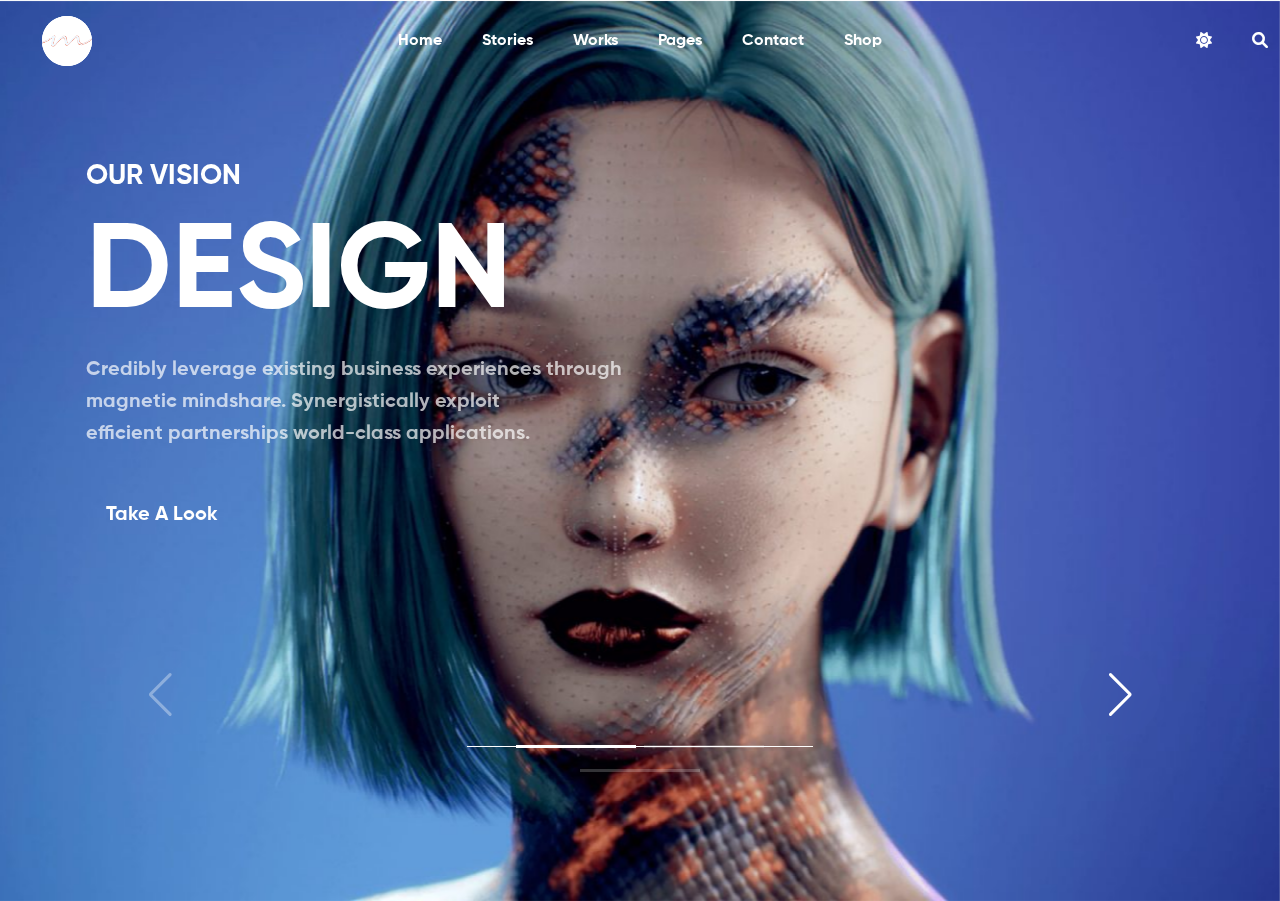
<file: index.html>
<!DOCTYPE html>
<html lang="en">

<head>
    <meta charset="UTF-8">
    <meta http-equiv="X-UA-Compatible" content="IE=edge">
    <meta name="viewport" content="width=device-width, initial-scale=1.0">
    <!-- Custom Css -->
    <link rel="stylesheet" href="./assets/css/style.css">
    <!-- Bootstrap Css-->
    <link rel="stylesheet" href="./assets/css/bootstrap.min.css">
    <!-- swiper slider -->
    <link rel="stylesheet" href="./assets/css/swiper-bundle.css">
    <!-- wow css -->
    <link rel="stylesheet" href="./assets/css/wow.css">
    <!-- fontawesome cdn -->
    <link rel="stylesheet" href="https://cdnjs.cloudflare.com/ajax/libs/font-awesome/6.0.0/css/all.min.css" />
    <title>Home</title>
</head>

<body>
    <!-- Header Open -->
    <Header class="header">
        <div class="container-fluid">
            <div class="row">
                <nav>
                    <div class="d-flex justify-content-between align-items-center">
                        <div class="logoDiv">
                            <div class="logoImg">
                                <img src="./assets/imges/most_logo2_light.svg" alt="">
                            </div>
                        </div>
                        <div class="linkDiv">
                            <div class="d-flex justify-content-center">
                                <a href="" class="header_links active">Home</a>
                                <div class="dropDown">
                                     <a href="">Home Portfolio</a>
                                     <a href="">Full Page Slider</a>
                                     <a href="">Personal Portfolio</a>
                                     <a href="">Personal CV</a>
                                     <a href="">Creative Agency</a>
                                     <a href="">Business & Corporate</a>
                                </div>
                                <a href="">Stories</a>
                                <a href="">Works</a>
                                <a href="">Pages</a>
                                <a href="">Contact</a>
                                <a href="">Shop</a>
                            </div>
                        </div>
                        <div class="darkDiv">
                            <div class="d-flex justify-content-end align-items-center">
                                <div>
                                    <i class="fa-solid fa-sun"></i>
                                </div>
                                <div><i class="fa-solid fa-magnifying-glass"></i></div>
                            </div>
                        </div>

                    </div>
                </nav>
            </div>
        </div>
    </Header>
    <!-- Header Close -->
    <div class="container-fluid">
        <div class="row">
            <div class="col-md-12 p-0">
                <div class="swiper-container parallax-slider h-100">
                    <div class="swiper-wrapper">
                        <div class="swiper-slide">
                            <div class="img-container one"></div>
                            <div class="container-fluid h-100">
                                <div class="row h-100">
                                    <div class="col-md-12 col-lg-12">
                                        <div class="textDiv">
                                            <h3>Our Vision</h3>
                                            <h1>Design</h1>
                                            <p>Credibly leverage existing business experiences through<br> magnetic
                                                mindshare. Synergistically exploit <br> efficient partnerships
                                                world-class applications.
                                            </p>
                                            <div class="BtnDiv">
                                                <a href="">
                                                    <button class="btnCstm">Take A Look</button>
                                                </a>
                                            </div>
                                        </div>
                                    </div>
                                </div>
                            </div>
                        </div>
                        <div class="swiper-slide">
                            <div class="img-container two"></div>
                            <div class="container-fluid h-100">
                                <div class="row h-100">
                                    <div class="col-md-12">
                                        <div class="textDiv">
                                            <h3>inspiration</h3>
                                            <h1>Motion</h1>
                                            <p>Conveniently formulate progressive users for error-free<br> interfaces.
                                                Monotonectally
                                                deploy superior <br>relationships without seamless infomediaries. </p>
                                            <div class="BtnDiv">
                                                <a href="">
                                                    <button class="btnCstm">See More</button>
                                                </a>
                                            </div>
                                        </div>
                                    </div>
                                </div>
                            </div>
                        </div>
                        <div class="swiper-slide">
                            <div class="img-container three"></div>
                            <div class="container-fluid h-100">
                                <div class="row h-100">
                                    <div class="col-md-12">
                                        <div class="slide-inner" data-swiper-parallax="70%"
                                            style="transform: translate3d(0%, 0px, 0px); transition-duration: 0ms;">
                                            <div class="ms-slider--video">

                                                <div data-vbg-mobile="true" data-vbg-start-at="20" data-vbg-end-at="90"
                                                    data-vbg="https://youtu.be/EUX6lXTX9zQ"
                                                    class="youtube-background video-background"
                                                    style="height: 100%; width: 100%; z-index: 0; position: absolute; overflow: hidden; inset: 0px; pointer-events: none; background-image: url(&quot;https://img.youtube.com/vi/EUX6lXTX9zQ/maxresdefault.jpg&quot;); background-size: cover; background-repeat: no-repeat; background-position: center center;">
                                                    <iframe frameborder="0" allow="autoplay; mute"
                                                        src="https://www.youtube.com/embed/EUX6lXTX9zQ?&amp;enablejsapi=1&amp;disablekb=1&amp;controls=0&amp;rel=0&amp;iv_load_policy=3&amp;cc_load_policy=0&amp;playsinline=1&amp;showinfo=0&amp;modestbranding=1&amp;fs=0&amp;mute=1&amp;autoplay=1&amp;loop=1&amp;end=90"
                                                        id="EUX6lXTX9zQ-4006"
                                                        style="top: 50%; left: 50%; transform: translateX(-50%) translateY(-50%); position: absolute; opacity: 1; width: 1640px; height: 922.5px;"
                                                        title="Unity Engine Demo Short Film (1440p)"></iframe>
                                                </div>
                                            </div>
                                            <div class="ms-slider--cont" data-swiper-parallax="-69%"
                                                style="transform: translate3d(0%, 0px, 0px); transition-duration: 0ms;">
                                                <div class="ms-cont__inner">
                                                    <div class="textDiv">
                                                        <h1>engine</h1>
                                                        <p>Authoritatively mesh robust web services and web-enabled ROI.
                                                            <br>Globally communicate
                                                            extensible e-services <br>rather than backend users.
                                                        </p>
                                                        <div class="BtnDiv">
                                                            <a href="">
                                                                <button class="btnCstm">Take A Look</button>
                                                            </a>
                                                        </div>
                                                    </div>
                                                    <div class="btn-wrap">
                                                        <a class="btn btn-circle btn--md" role="button"
                                                            href="https://theme.madsparrow.me/most/list-style/">
                                                            <div class="ms-btn--circle">
                                                                <div class="circle">
                                                                    <div class="circle-fill"></div>
                                                                    <svg viewBox="0 0 50 50"
                                                                        xmlns="http://www.w3.org/2000/svg"
                                                                        class="circle-outline">
                                                                        <circle cx="25" cy="25" r="23"></circle>
                                                                    </svg>
                                                                    <div class="circle-icon">
                                                                        <svg viewBox="0 0 12 10" fill="none"
                                                                            xmlns="http://www.w3.org/2000/svg"
                                                                            class="icon-arrow">
                                                                            <path
                                                                                d="M0 5.65612V4.30388L8.41874 4.31842L5.05997 0.95965L5.99054 0L10.9923 4.97273L6.00508 9.96L5.07451 9.00035L8.43328 5.64158L0 5.65612Z">
                                                                            </path>
                                                                        </svg>
                                                                    </div>
                                                                </div>
                                                            </div>
                                                        </a>
                                                    </div>
                                                </div>
                                            </div>
                                        </div>
                                    </div>
                                </div>
                            </div>
                        </div>
                        
                    </div>
                    <!-- slider controls -->
                    <div class="swiper-button-next swiper-nav-ctrl next-ctrl">
                    </div>
                    <div class="swiper-button-prev swiper-nav-ctrl prev-ctrl">
                    </div>
                    <!-- pagination -->
                    <div class="swiper-pagination pagination-ctrl"></div>
                </div>
            </div>
        </div>
    </div>
    <!-- Jquery -->
    <script src="./assets/js/jquery.min.js"></script>
    <!-- Bootstrap Js -->
    <script src="./assets/js/bootstrap.bundle.min.js"></script>
    <!-- swiper slider -->
    <script src="./assets/js/swiper-bundle.min.js"></script>
    <!-- wow js -->
    <script src="./assets/js/wow.js"></script>
    <!-- Custom Js -->
    <script src="./assets/js/main.js"></script>
</body>

</html>
</file>
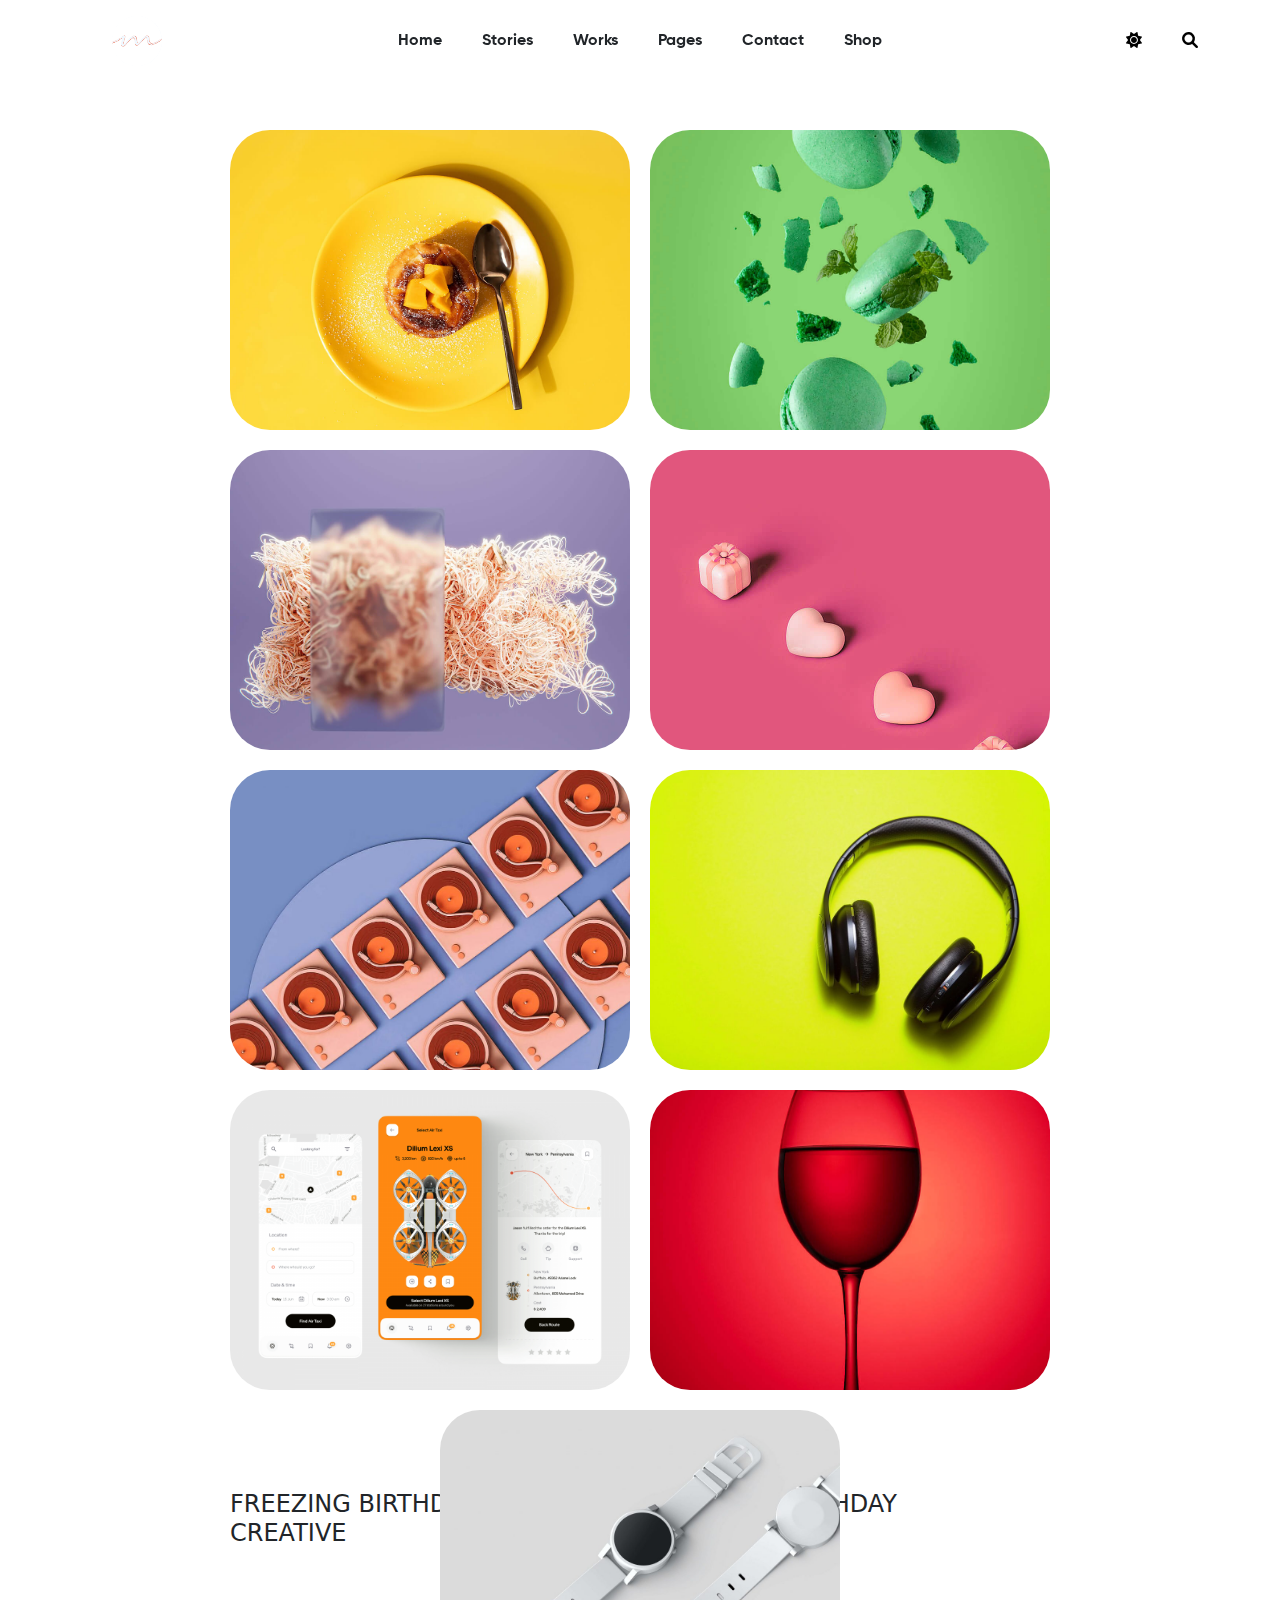
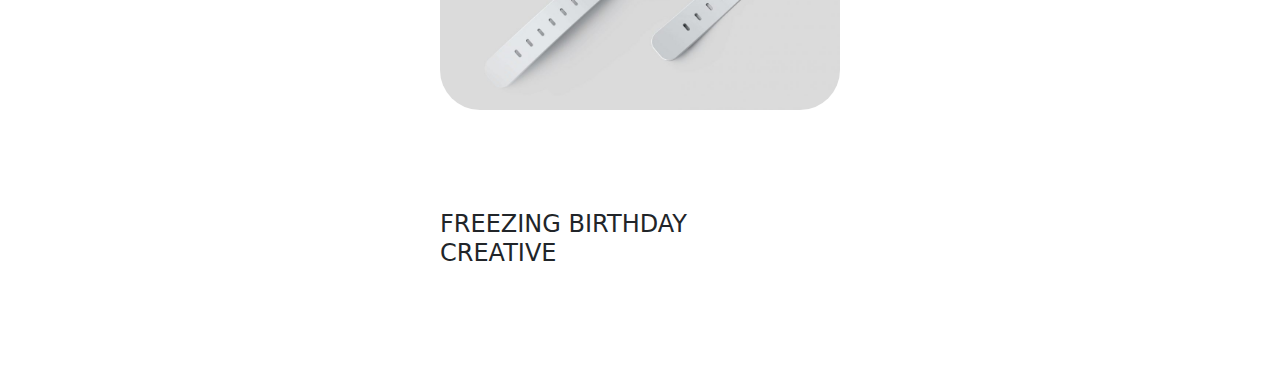
<file: assets/pages/portfolio.html>
<!DOCTYPE html>
<html lang="en">
<head>
    <meta charset="UTF-8">
    <meta http-equiv="X-UA-Compatible" content="IE=edge">
    <meta name="viewport" content="width=device-width, initial-scale=1.0">
    <!-- Custom Css -->
    <link rel="stylesheet" href="../css/style.css">
    <!-- Bootstrap Css-->
    <link rel="stylesheet" href="../css/bootstrap.min.css">
    <!-- swiper slider -->
    <link rel="stylesheet" href="../css/swiper-bundle.css">
    <!-- wow css -->
    <link rel="stylesheet" href="../css/wow.css">
    <!-- fontawesome cdn -->
    <link rel="stylesheet" href="https://cdnjs.cloudflare.com/ajax/libs/font-awesome/6.0.0/css/all.min.css" />
    <title>Themeforest | Portfolio</title>
</head>
<body>
    <!-- Header Open -->
    <Header class="header">
        <div class="container">
            <div class="row">
                <nav>
                    <div class="d-flex justify-content-between align-items-center">
                        <div class="logoDiv">
                            <div class="logoImg">
                                <img src="../imges/most_logo2_light.svg" alt="">
                            </div>
                        </div>
                        <div class="linkDiv">
                            <div class="d-flex justify-content-center">
                                <a href="" class="header_links active text-dark">Home</a>
                                <div class="dropDown">
                                    <a href="">Home Portfolio</a>
                                    <a href="">Full Page Slider</a>
                                    <a href="">Personal Portfolio</a>
                                    <a href="">Personal CV</a>
                                    <a href="">Creative Agency</a>
                                    <a href="">Business & Corporate</a>
                                </div>
                                <a href="" class="text-dark">Stories</a>
                                <a href="" class="text-dark">Works</a>
                                <a href="" class="text-dark">Pages</a>
                                <a href="" class="text-dark">Contact</a>
                                <a href="" class="text-dark">Shop</a>
                            </div>
                        </div>
                        <div class="darkDiv1">
                            <div class="d-flex justify-content-end align-items-center">
                                <div>
                                    <i class="fa-solid fa-sun"></i>
                                </div>
                                <div><i class="fa-solid fa-magnifying-glass"></i></div>
                            </div>
                        </div>

                    </div>
                </nav>
            </div>
        </div>
    </Header>
    <!-- Header Close -->
    <!-- Portfolio Section Open -->
    <div class="container position-relative portfolioContainer">
       <div class="cstmDiv d-flex justify-content-center align-items-center flex-wrap">
        <div class="cstmDivInner">
           <img src="../imges/image3.jpg" alt=""> 
          <h4>FREEZING BIRTHDAY<br>
          <span>CREATIVE</span>
          </h4>
        </div>
        <div class="cstmDivInner">
            <img src="../imges/image4.jpg" alt=""> 
            <h4>FREEZING BIRTHDAY<br>
                <span>CREATIVE</span></h4>
         </div>
         <div class="cstmDivInner">
            <img src="../imges/image5.jpg" alt=""> 
            <h4>FREEZING BIRTHDAY<br>
                <span>CREATIVE</span></h4>
            
         </div>
         <div class="cstmDivInner">
            <img src="../imges/image6.jpg" alt=""> 
            <h4>FREEZING BIRTHDAY<br>
                <span>CREATIVE</span></h4>
         </div>
         <div class="cstmDivInner">
            <img src="../imges/image7.jpg" alt=""> 
            <h4>FREEZING BIRTHDAY<br>
                <span>CREATIVE</span></h4>
         </div>
         <div class="cstmDivInner">
            <img src="../imges/image8.jpg" alt=""> 
            <h4>FREEZING BIRTHDAY<br>
                <span>CREATIVE</span>
         </div>
         <div class="cstmDivInner">
            <img src="../imges/image9.png" alt=""> 
            <h4>FREEZING BIRTHDAY<br>
                <span>CREATIVE</span></h4>
         </div>
         <div class="cstmDivInner">
            <img src="../imges/image10.jpg" alt=""> 
            <h4>FREEZING BIRTHDAY<br>
                <span>CREATIVE</span></h4>
         </div>
         <div class="cstmDivInner">
            <img src="../imges/image11.jpg" alt=""> 
            <h4>FREEZING BIRTHDAY<br>
                <span>CREATIVE</span></h4>
         </div>
       </div>
    </div>
    <!-- Portfolio Section Close -->

    <!-- Jquery -->
    <script src="../js/jquery.min.js"></script>
    <!-- Bootstrap Js -->
    <script src="../js/bootstrap.bundle.min.js"></script>
    <!-- swiper slider -->
    <script src="../js/swiper-bundle.min.js"></script>
    <!-- wow js -->
    <script src="../js/wow.js"></script>
    <!-- Custom Js -->
    <script src="../js/main.js"></script>
</body>

</html>
</file>
<file: assets/css/style.css>
@import url('https://fonts.googleapis.com/css?family=Titillium+Web:400,600,700,900&display=swap');

* {
    margin: 0;
    padding: 0;
    box-sizing: border-box;
    list-style: none;
}

html {
    scroll-behavior: smooth;
}

@font-face {
    font-family: 'Gilroy-Bold';
    src: url("../fonts/Gilroy-Bold.ttf");
}

.header {
    width: 100%;
    z-index: 2;
    transition: 0.5s all ease-in-out;
    position: fixed;
    top: 0;
    height: 100px;
    padding-top: 1rem;
}

.logoDiv {
    width: 10%;
}

.logoImg {
    width: 50px;
    height: 50px;
    background-color: aliceblue;
    border-radius: 50%;
    margin-left: 30px;
}

.logoImg img {
    width: 100%;
    height: 100%;
    object-fit: cover;
}

.bannerSection {
    width: 100%;
    height: 100vh;
    position: absolute;
}

.linkDiv {
    width: 80%;
    padding: 10px;
    display: flex;
    align-items: center;
    justify-content: center;
    font-family: 'Gilroy-Light';
    position: relative;
}

.linkDiv a {
    text-decoration: none;
    margin: 0 10px;
    color: #FFF;
    align-items: center;
    padding-left: 10px;
    padding-right: 10px;
    display: flex;
    align-items: center;
    font-family: "Gilroy-Bold";

}
.linkDiv a:hover{
    color: red;
}
.dropDown{
    background-color:rgb(29, 27, 27);
    padding: 10px;
    position: absolute;
    border-radius: 10px;
    top: 10px;
    top: 70px;
    left: 200px;
    visibility: hidden;
}
.dropDown:hover{
    visibility: visible;
}
.dropDown a{
    padding-bottom: 10px;
}
.darkDiv {
    width: 10%;
}

.darkDiv i {
    color: #ffff;
    padding-left: 40px;
}

.textDiv {
    height: 700px;
    display: flex;
    justify-content: center;
    flex-direction: column;
    width: 90%;
    margin: auto;
}

.textDiv h3 {
    color: #fff;
    font-family: "Gilroy-Bold";
    text-transform: uppercase;
    z-index: 1;
}

.textDiv h1 {
    color: #fff;
    font-family: "Gilroy-Bold";
    text-transform: uppercase;
    font-size: 120px;
    z-index: 1;

}

.textDiv p {
    margin: 0px 0px 40px 0px;
    font-size: 20px;
    font-weight: 400;
    line-height: 32px;
    color: #FFFFFFB0;
    font-family: "Gilroy-Bold";
    z-index: 1;
}

.BtnDiv {
    z-index: 1;
}

.btnCstm {
    background-color: transparent;
    border: none;
    padding: 10px 20px;
    color: #FFF;
    font-size: 20px;
    font-family: "Gilroy-Bold";

}

.swiper-pagination-bullet-active {
    background-color: #ffff !important;
    border-radius: 0px;
    width: 80px;
    height: 2px;
}

:root {
    --font-family: 'Titillium Web', sans-serif;
    --black-bg: #313434;
    --white-bg: #ffffff;
    --red-bg: #f03a37;
}

.parallax-slider {
    font-family: var(--font-family);
}

.parallax-slider .swiper-slide {
    position: relative;
    overflow: hidden;
}

.parallax-slider .img-container {
    position: absolute;
    top: 0;
    bottom: 0;
    left: 0;
    right: 0;
    margin: auto;
    background-position: center;
    background-size: cover;
}

.parallax-slider .img-container::after {
    content: '';
    position: absolute;
    top: 0;
    bottom: 0;
    left: 0;
    right: 0;
    margin: auto;
    
}

.parallax-slider .swiper-slide .content {
    display: flex;
    flex-direction: column;
    justify-content: center;
    height: 100%;
    padding-top: 15rem;
    padding-bottom: 15rem;
}

.parallax-slider .content {
    color: var(--white-bg);
    text-align: center;
}

.parallax-slider .content .title {
    font-weight: 900;
    text-transform: uppercase;
    font-size: 3.5rem;
}

.parallax-slider .content .title .title-wrapper {
    text-decoration: underline;
    display: inline-flex;
    padding: 0.1rem 2rem;
}

.parallax-slider .content .description {
    font-weight: 600;
    font-size: 1.2rem;
    margin-top: 1rem;
    margin-bottom: 1rem;
}

/*nav controls*/
.parallax-slider .swiper-nav-ctrl {
    background-image: none;
    backdrop-filter: blur(20px);
    width: 80px;
    height: 80px;
    border-radius: 50%;
    top: 0;
    bottom: 0;
    margin: auto;
    display: flex;
    flex-direction: column;
    justify-content: center;
    align-items: center;
    font-size: 1rem;
    background-color: #FFFFFF00;
    color: #fff;
}

.parallax-slider .swiper-nav-ctrl:hover {
    cursor: pointer;
    background-color: #0000001a;
    color: #fff;

}

.parallax-slider .swiper-nav-ctrl.next-ctrl {
    right: 120px;
    top: 490px;
}

.parallax-slider .swiper-nav-ctrl.prev-ctrl {
    left: 120px;
    top: 490px;
}

.parallax-slider .pagination-ctrl {
    max-width: calc(100% - 60px);
    max-width: calc(100% - 900px);
    bottom: 130px;
    right: 0;
    margin: auto;
    background-color: #fff;
    height: 1px;
}

.parallax-slider .pagination-ctrl .swiper-pagination-bullet {
    color: #000 !important;
}

.swiper-pagination-bullets,
.swiper-pagination-bullets.swiper-pagination-horizontal {
    bottom: 155px !important;
    left: 0;
    width: 100%;
    position: relative;
}

.parallax-slider .pagination-ctrl .swiper-pagination-bullet {
    color: #0000;
    background-color: black;
}

.parallax-slider .img-container.one {
    background-image: url('../imges/image1.jpg');
    width: 100%;
    height: 100vh;
}

.parallax-slider .img-container.two {
    background-image: url('../imges/image2.jpg');
    width: 100%;
    height: 100vh;
}

.parallax-slider .img-container.three {
    width: 100%;
    height: 100vh;
    background-color: #000;
}

.ms-cont__inner {
    width: 100%;
    height: 100vh;
}

.swiper-pagination-fraction,
.swiper-pagination-custom,
.swiper-horizontal>.swiper-pagination-bullets,
.swiper-pagination-bullets.swiper-pagination-horizontal {
    width: 27% !important;
    ;
}

.swiper-horizontal>.swiper-pagination-bullets .swiper-pagination-bullet,
.swiper-pagination-horizontal.swiper-pagination-bullets .swiper-pagination-bullet {
    border-radius: 0px!important;
    margin: 0 var(--swiper-pagination-bullet-horizontal-gap, 4px)!important;
    background: #fff!important;
    width: 120px!important;
    height: 3px!important;
    position: relative!important;
    top: -16px;
}
.darkDiv1 {
    width: 10%;
}

.darkDiv1 i {
    color: #000;
    padding-left: 40px;
}
.portfolioContainer{
    top: 120px;
}
.cstmDiv{
    width: 100%;
    /* margin: auto; */
}
.cstmDivInner{
    width: 400px;
    height: 300px;
    margin: 10px;
    border-radius: 10px;
}
.cstmDivInner img{
    width: 100%;
    height: 100%;
    object-fit: cover;
    border-radius: 40px;
}
.cstmDivInner h4{
    /* padding-left: 30px; */
    padding-bottom: 100px;
    padding-top: 100px;

}
/* Portfolio Css */

@media only screen and (max-width:414px) {}
</file>
